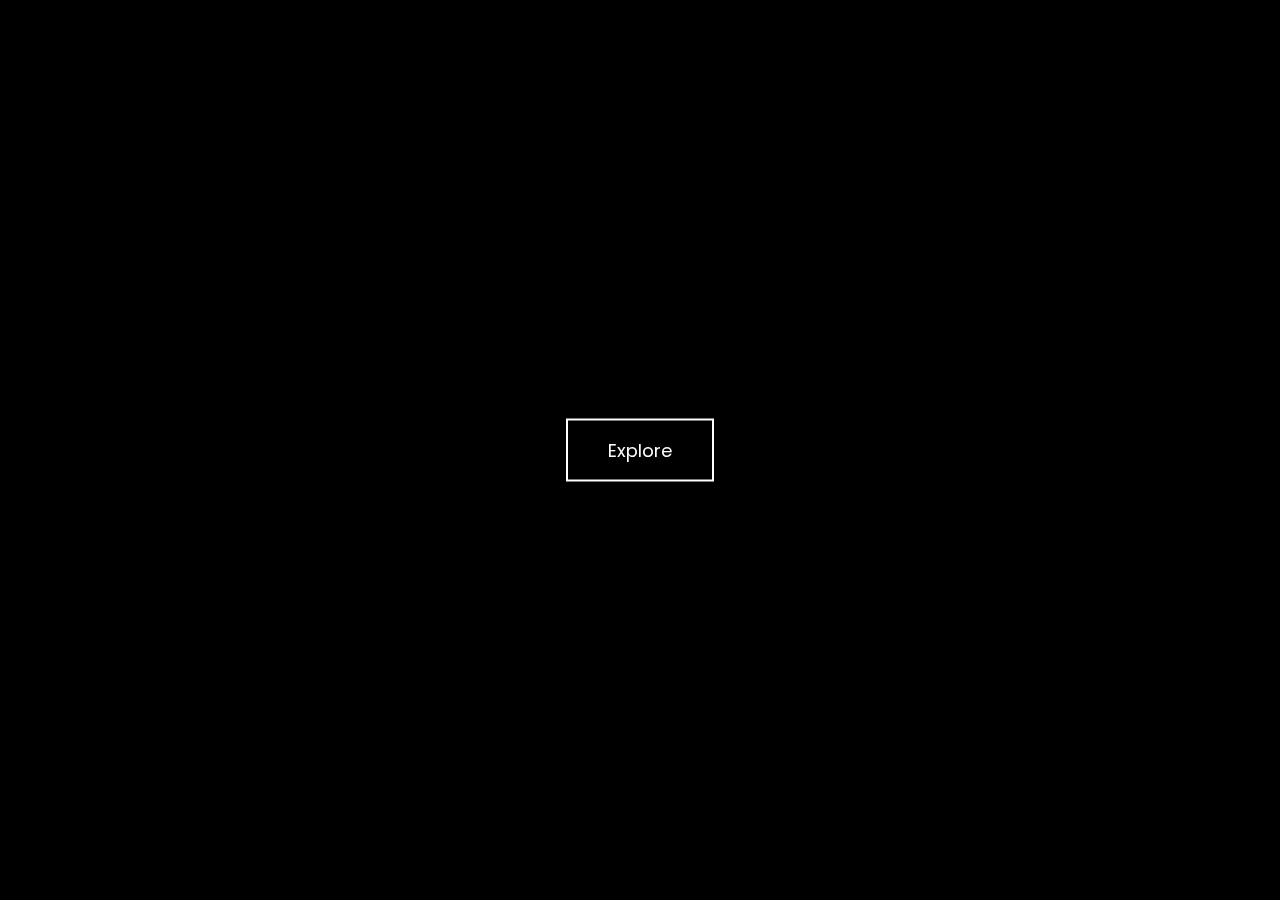
<file: index.html>
<!DOCTYPE html>
<html lang="en">
<head>
  <meta charset="UTF-8" />
  <meta name="viewport" content="width=device-width, initial-scale=1.0"/>
  <title>Rachit Singh Rana</title>
  <link rel="stylesheet" href="watching.css"/>
  <link rel="preconnect" href="https://fonts.googleapis.com"/>
  <link rel="preconnect" href="https://fonts.gstatic.com" crossorigin/>
  <link href="https://fonts.googleapis.com/css2?family=Cedarville+Cursive&family=Fascinate&family=Jersey+10&family=Poppins:wght@300;400;600&display=swap" rel="stylesheet"/>
  <link rel="icon" href="logo.png" type="image/png">

<script src="index.js"></script>
   


</head>
<body>


  <video id="intro-video" playsinline unmuted>
    <source src="intro.mp4" type="video/mp4"/>
    Your browser does not support the video tag.
  </video>


  <button id="explore-btn">Explore</button>


  <div id="main-content">
    <h1>Who's watching?</h1>
    
    <div class="box">
      <div class="imgbox">
        <a href="recruiter.html". onclick="setMode('recruiter')"><img src="recruiter.png" alt="recruiter" /></a>
        <div>Recruiter</div>
      </div>
      <div class="imgbox">
        <a href="developer.html". onclick="setMode('developer')"><img src="developer.png" alt="developer" /></a>
        <div>Developer</div>
      </div>
      <div class="imgbox">
        <a href="stalker.html". onclick="setMode('stalker')"><img src="stalker.png" alt="stalker" /></a>
        <div>Stalker</div>
      </div>
      <div class="imgbox">
        <a href="designer.html" onclick="setMode('designer')"><img src="designer.png" alt="designer" /></a>
        <div>Designer</div>
      </div>
    </div>
  </div>

  <script>
    const video = document.getElementById("intro-video");
    const button = document.getElementById("explore-btn");
    const content = document.getElementById("main-content");

    button.addEventListener("click", async () => {
      button.style.display = "none";
      video.classList.add("fade-in");
      video.style.pointerEvents = "auto";
      video.play();


      setTimeout(() => {
        video.style.opacity = 1;
      }, 1000);
    });

    video.addEventListener("ended", () => {
      video.classList.remove("fade-in");
      video.classList.add("fade-out");

      // After fade-out, remove video and show main content
      setTimeout(() => {
        video.style.display = "none";
        content.style.display = "block";
        content.classList.add("fade-in");
        content.style.opacity = 1;
      }, 1000); // matches animation duration
    });
  </script>

</body>
</html>
</file>
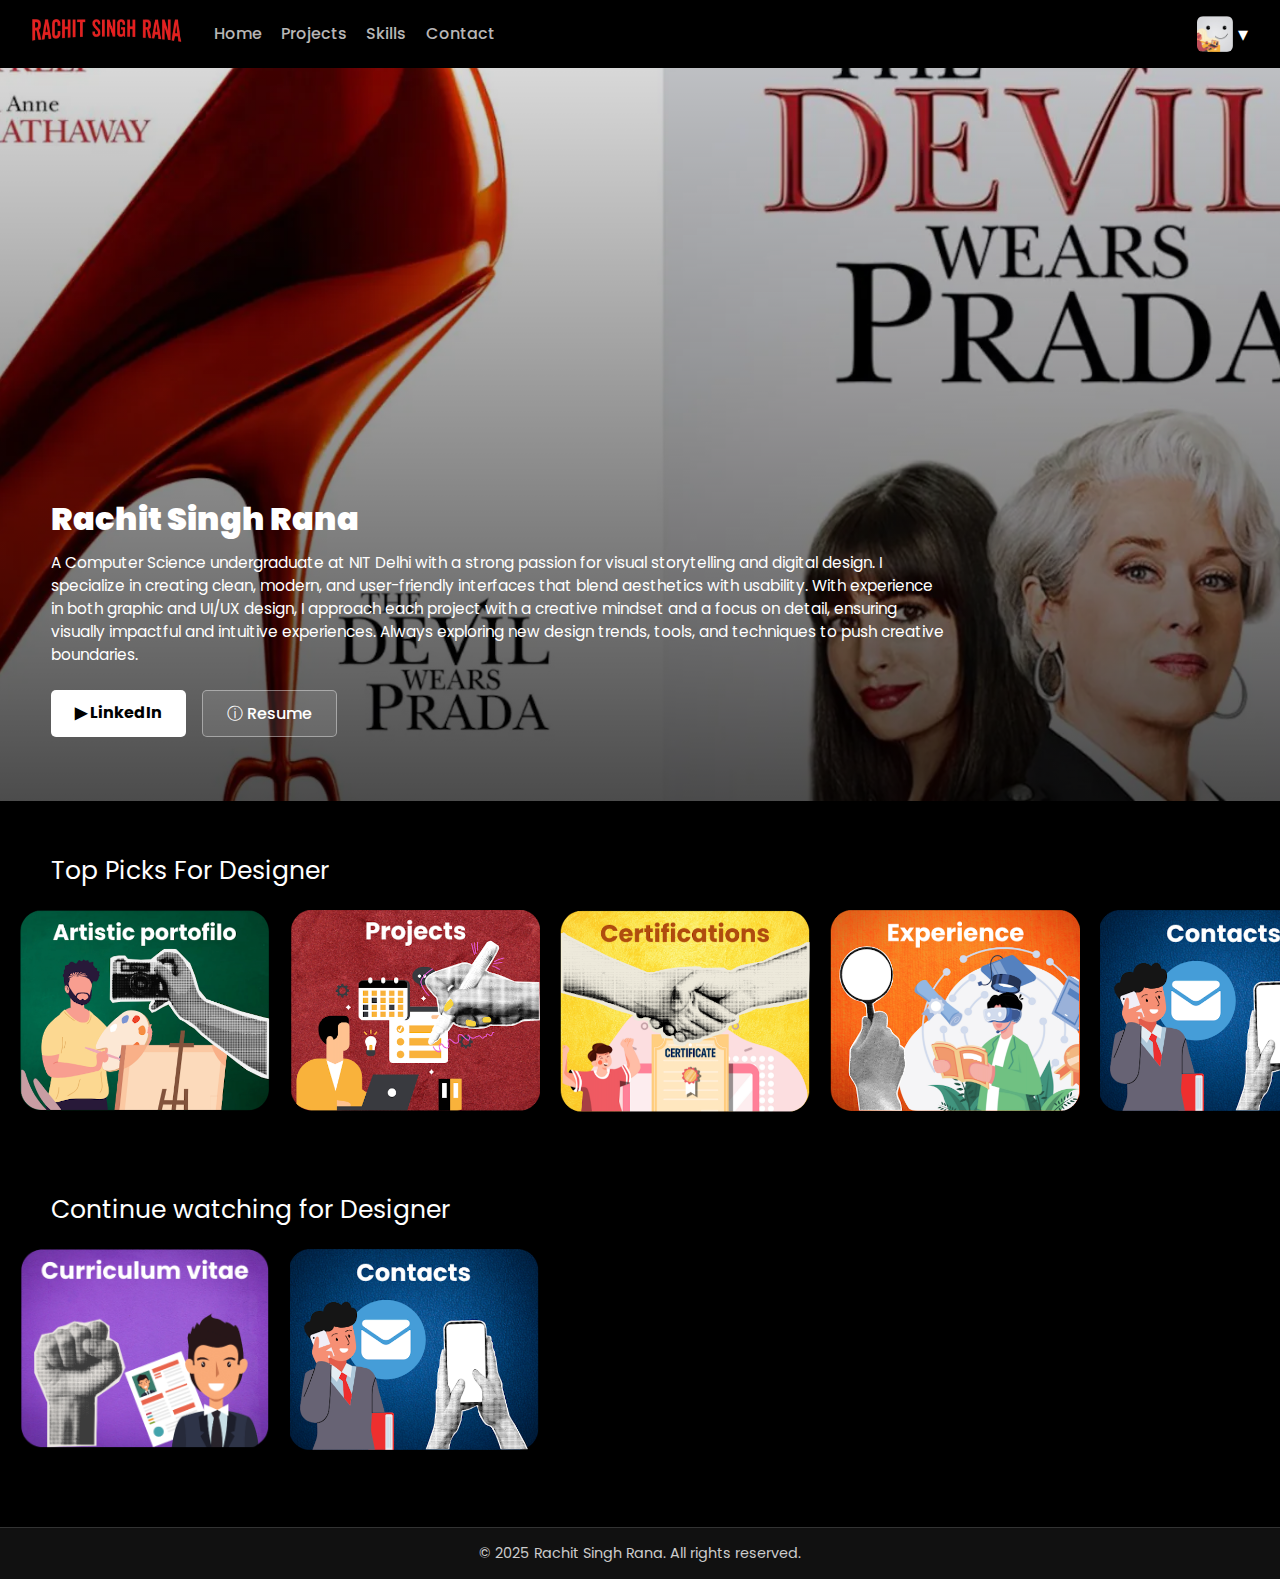
<file: designer.html>
<!DOCTYPE html>
<html lang="en">
<head>
  <meta charset="UTF-8" />
  <meta name="viewport" content="width=device-width, initial-scale=1.0" />
  <title>Rachit Singh Rana</title>
  <link rel="preconnect" href="https://fonts.googleapis.com"/>
  <link rel="preconnect" href="https://fonts.gstatic.com" crossorigin/>
  <link href="https://fonts.googleapis.com/css2?family=Cedarville+Cursive&family=Fascinate&family=Jersey+10&family=Poppins:wght@300;400;600&display=swap" rel="stylesheet"/>
  <link rel="stylesheet" href="style4.css" />
    <link rel="icon" href="logo.png" type="image/png">

  <script src="index.js"></script>
</head>
<body>
  <div class="main"  id="main-content">
    <header class="nav">
      <div class="left-group">
        <div class="logo">
          <a href="watching.html"><img src="logo.png" alt="Logo"></a>
        </div>
        <nav>
          <a href="designer.html">Home</a>
          <a href="projects.html">Projects</a>
          <a href="skill.html">Skills</a>
          <a href="contact.html">Contact</a>
        </nav>
      </div>

      <div class="profile-dropdown">
        <button class="profile-button">
          <img src="designer.png" alt="Profile" class="profile-pic">
          <span class="arrow">&#9662;</span>
        </button>
        <div class="dropdown-content">
          <a href="stalker.html"><img src="stalker.png" alt="Profile" class="profile-pic">Stalker</a>
          <a href="developer.html"><img src="developer.png" alt="Profile" class="profile-pic">Developer</a>
          <a href="recruiter.html"><img src="recruiter.png" alt="Profile" class="profile-pic">Recruiter</a>
        </div>
      </div>
    </header>

    <div class="main-content">
      <div class="about">
        <b>Rachit Singh Rana</b>
        <div class="info">
           A Computer Science undergraduate at NIT Delhi with a strong passion for visual storytelling and digital design. I specialize in creating clean, modern, and user-friendly interfaces that blend aesthetics with usability. With experience in both graphic and UI/UX design, I approach each project with a creative mindset and a focus on detail, ensuring visually impactful and intuitive experiences. Always exploring new design trends, tools, and techniques to push creative boundaries.
        </div>
      </div>

      <div class="main-buttons">
        <a href="https://www.linkedin.com/in/rachitsrana" class="btn btn-white" target="_blank"><b> ▶ LinkedIn</b></a>
        <a href="cvitae.pdf" class="btn btn-transparent" target="_blank">ⓘ Resume</a>
      </div>
    </div>
  </div>

  <div class="box">
    Top Picks For Designer
  </div>

  <div class="tiles-wrapper">
     <div class="container">  <a href="portfolio.pdf"><img src="artistic.png" alt="artistic portfolio"></a></div>
    <div class="container">  <a href="projects.html"><img src="projects.png" alt="projects"></a> </div>
    <div class="container">  <a href=""><img src="certifications.png" alt="certifications"></a></div>
    <div class="container">   <a href="experience.html"><img src="experience.png" alt="experience"></a></div>
    <div class="container">  <a href="contact.html"><img src="contacts.png" alt="contacts"></a></div>
  </div>


   <div class="box">
   Continue watching for Designer
  </div>
 <div class="tiles-wrapper">

   
    <div class="container">  <a href="cvitae.pdf"><img src="cv.png" alt="cv"></a></div>
    <div class="container">  <a href="contact.html"><img src="contacts.png" alt="contacts"></a></div>
  </div>

</body>
<footer class="footer">
  &copy; 2025 Rachit Singh Rana. All rights reserved.
</footer>

</html>
</file>
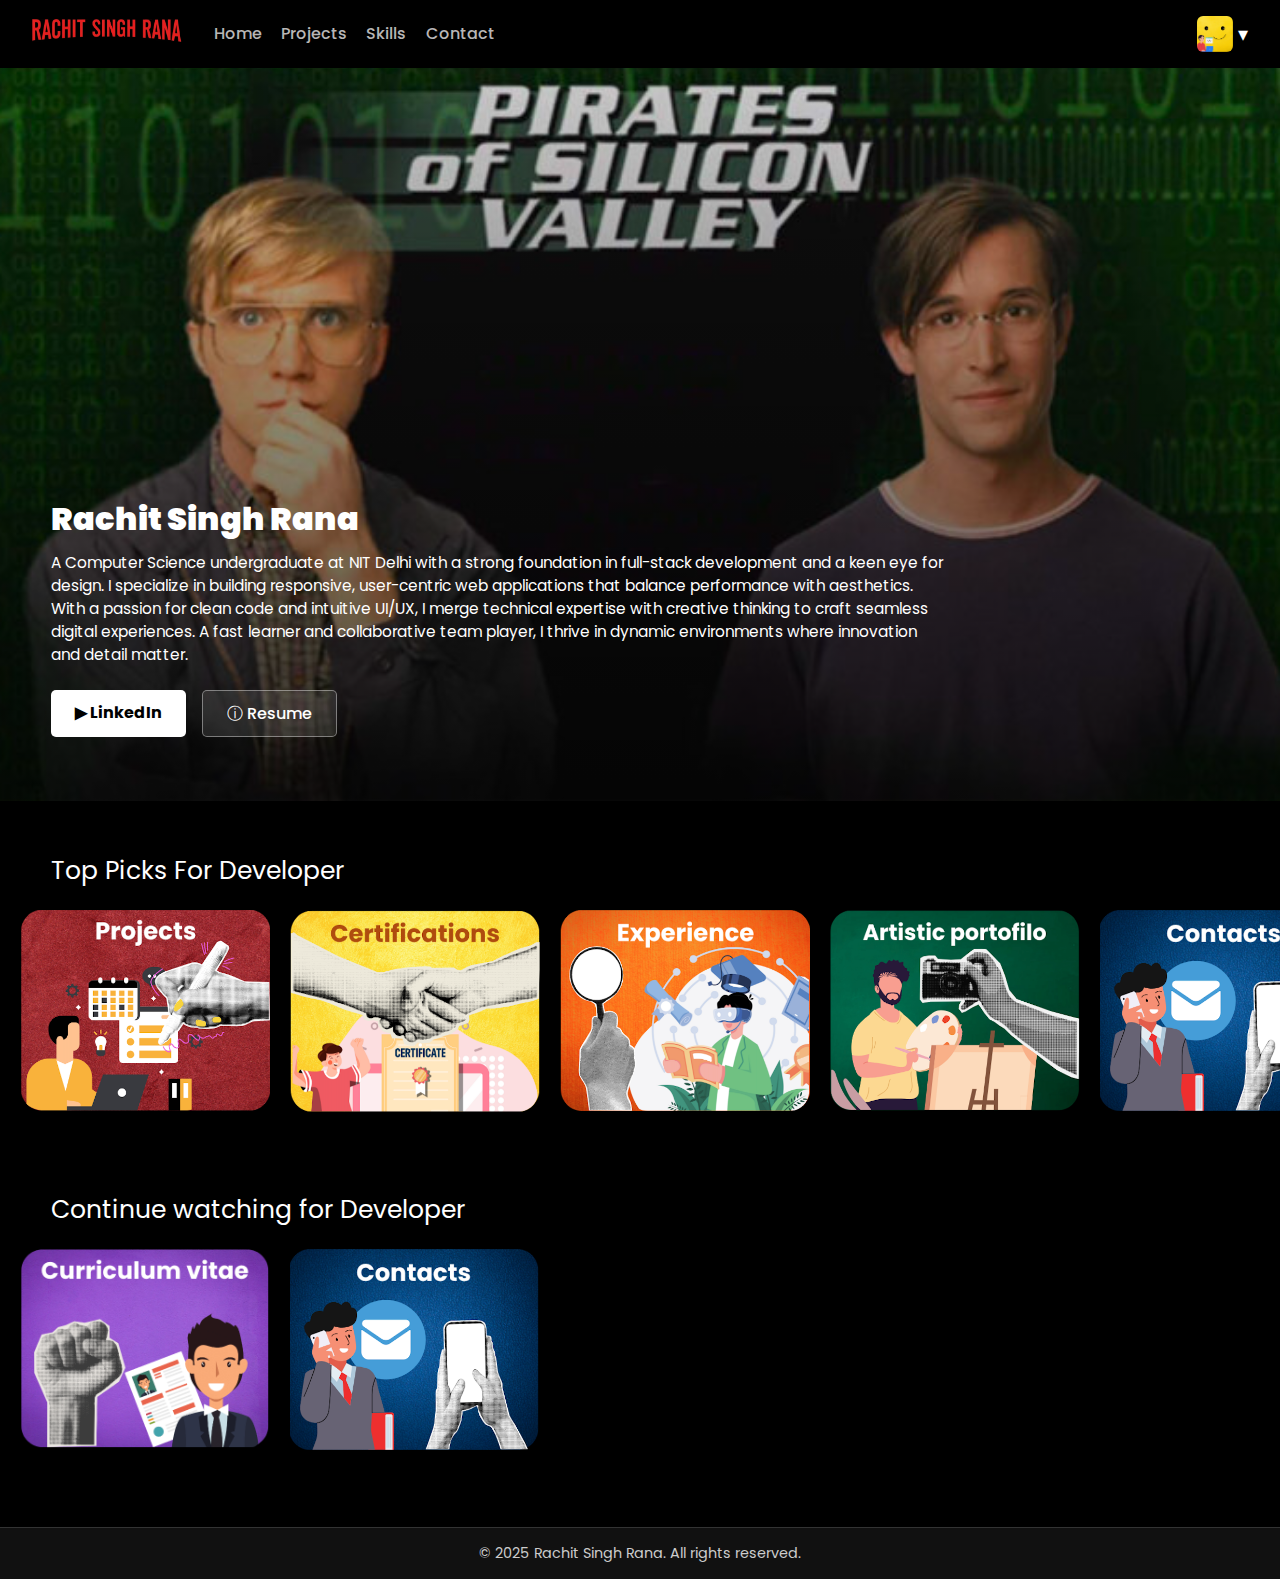
<file: developer.html>
<!DOCTYPE html>
<html lang="en">
<head>
  <meta charset="UTF-8" />
  <meta name="viewport" content="width=device-width, initial-scale=1.0" />
  <title>Rachit Singh Rana</title>
  <link rel="preconnect" href="https://fonts.googleapis.com"/>
  <link rel="preconnect" href="https://fonts.gstatic.com" crossorigin/>
  <link href="https://fonts.googleapis.com/css2?family=Cedarville+Cursive&family=Fascinate&family=Jersey+10&family=Poppins:wght@300;400;600&display=swap" rel="stylesheet"/>
  <link rel="stylesheet" href="style2.css" />
    <link rel="icon" href="logo.png" type="image/png">

  <script src="index.js"></script>
</head>
<body>
  <div class="main"  id="main-content">
    <header class="nav">
      <div class="left-group">
        <div class="logo">
          <a href="index.html"><img src="logo.png" alt="Logo"></a>
        </div>
        <nav>
          <a href="developer.html">Home</a>
          <a href="projects.html">Projects</a>
          <a href="skill.html">Skills</a>
          <a href="contact.html">Contact</a>
        </nav>
      </div>

      <div class="profile-dropdown">
        <button class="profile-button">
          <img src="developer.png" alt="Profile" class="profile-pic">
          <span class="arrow">&#9662;</span>
        </button>
        <div class="dropdown-content">
          <a href="designer.html"><img src="designer.png" alt="Profile" class="profile-pic">Designer</a>
          <a href="stalker.html"><img src="stalker.png" alt="Profile" class="profile-pic">Stalker</a>
          <a href="recruiter.html"><img src="recruiter.png" alt="Profile" class="profile-pic">Recruiter</a>
        </div>
      </div>
    </header>

    <div class="main-content">
      <div class="about">
        <b>Rachit Singh Rana</b>
        <div class="info">
           A Computer Science undergraduate at NIT Delhi with a strong foundation in full-stack development and a keen eye for design. I specialize in building responsive, user-centric web applications that balance performance with aesthetics. With a passion for clean code and intuitive UI/UX, I merge technical expertise with creative thinking to craft seamless digital experiences. A fast learner and collaborative team player, I thrive in dynamic environments where innovation and detail matter.
        </div>
      </div>

      <div class="main-buttons">
        <a href="https://www.linkedin.com/in/rachitsrana" class="btn btn-white" target="_blank"><b> ▶ LinkedIn</b></a>
        <a href="cvitae.pdf" class="btn btn-transparent" target="_blank">ⓘ Resume</a>
      </div>
    </div>
  </div>

  <div class="box">
    Top Picks For Developer
  </div>

  <div class="tiles-wrapper">

    <div class="container">  <a href="projects.html"><img src="projects.png" alt="projects"></a> </div>
    <div class="container">  <a href=""><img src="certifications.png" alt="certifications"></a></div>
    <div class="container">   <a href="experience.html"><img src="experience.png" alt="experience"></a></div>
    <div class="container">  <a href="portfolio.pdf"><img src="artistic.png" alt="artistic portfolio"></a></div>
    <div class="container">  <a href="contact.html"><img src="contacts.png" alt="contacts"></a></div>
  </div>


   <div class="box">
   Continue watching for Developer
  </div>
 <div class="tiles-wrapper">

   
    <div class="container">  <a href="cvitae.pdf"><img src="cv.png" alt="cv"></a></div>
    <div class="container">  <a href="contact.html"><img src="contacts.png" alt="contacts"></a></div>
  </div>

</body>
<footer class="footer">
  &copy; 2025 Rachit Singh Rana. All rights reserved.
</footer>

</html>
</file>
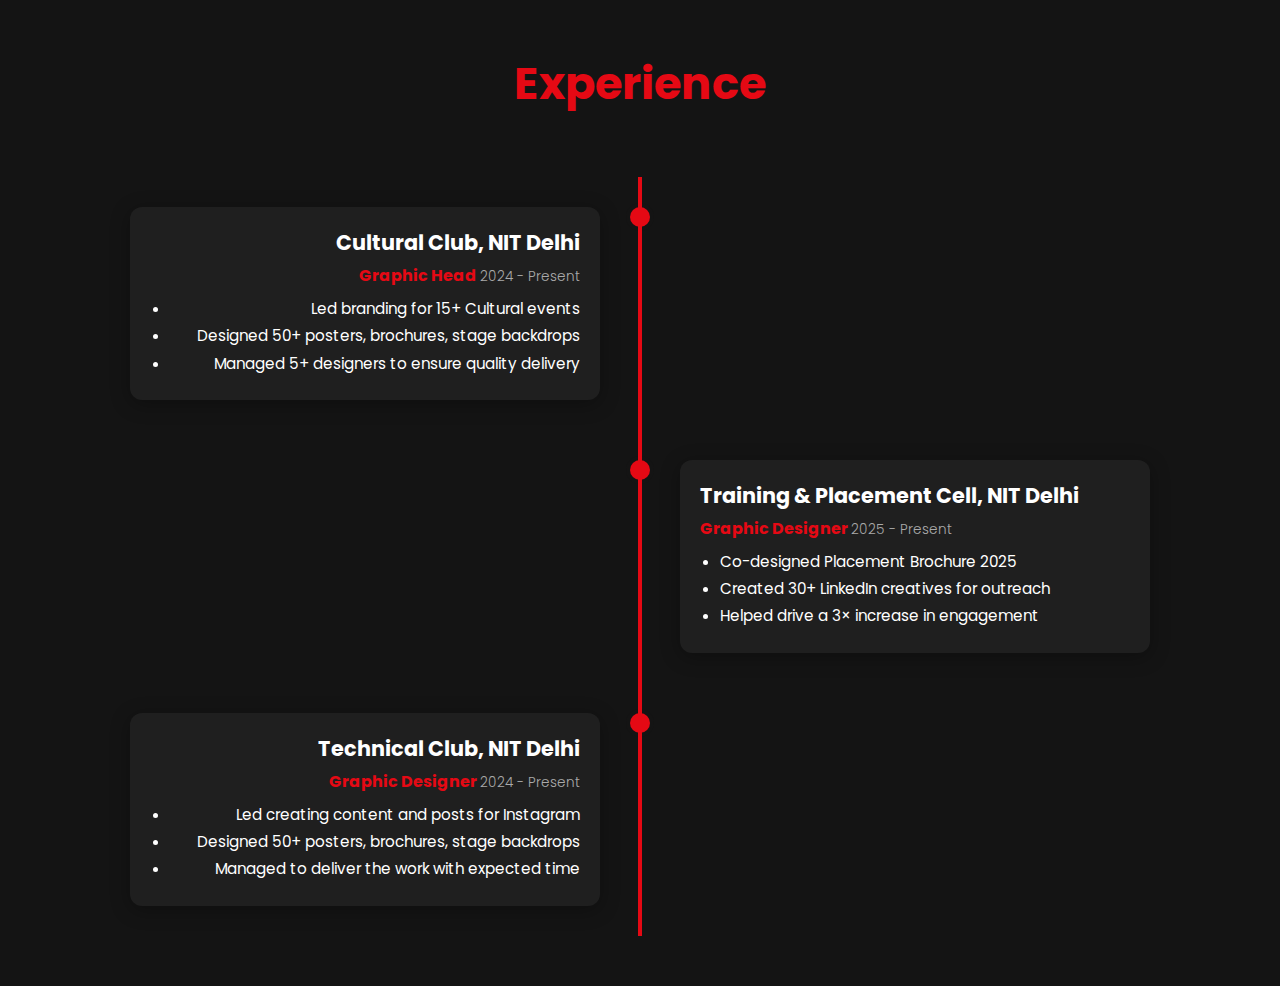
<file: experience.html>
<!DOCTYPE html>
<html lang="en">
<head>
  <meta charset="UTF-8" />
  <meta name="viewport" content="width=device-width, initial-scale=1.0"/>
  <title>Rachit Singh Rana</title>
  <link rel="stylesheet" href="experience.css" />
  <link href="https://fonts.googleapis.com/css2?family=Poppins:wght@300;400;600&display=swap" rel="stylesheet" />
    <link rel="icon" href="logo.png" type="image/png">
</head>
<body>
  <div class="timeline-container">
    <h1 class="timeline-title">Experience</h1>

    <div class="timeline">

      <!-- Entry 1 -->
      <div class="timeline-entry left hidden">
        <div class="content-box">
          <h2>Cultural Club, NIT Delhi</h2>
          <h3>Graphic Head <span>2024 - Present</span></h3>
          <ul>
            <li>Led branding for 15+ Cultural events</li>
            <li>Designed 50+ posters, brochures, stage backdrops</li>
            <li>Managed 5+ designers to ensure quality delivery</li>
          </ul>
        </div>
      </div>

      <!-- Entry 2 -->
      <div class="timeline-entry right hidden">
        <div class="content-box">
          <h2>Training & Placement Cell, NIT Delhi</h2>
          <h3>Graphic Designer <span>2025 - Present</span></h3>
          <ul>
            <li>Co-designed Placement Brochure 2025</li>
            <li>Created 30+ LinkedIn creatives for outreach</li>
            <li>Helped drive a 3× increase in engagement</li>
          </ul>
        </div>
      </div>



      <div class="timeline-entry left hidden">
        <div class="content-box">
          <h2>Technical Club, NIT Delhi</h2>
          <h3>Graphic Designer <span>2024 - Present</span></h3>
          <ul>
            <li>Led creating content and posts for Instagram</li>
            <li>Designed 50+ posters, brochures, stage backdrops</li>
            <li>Managed to deliver the work with expected time</li>
          </ul>
        </div>
      </div>


    </div>
  </div>

  <script>
    // Animation on scroll
    const observer = new IntersectionObserver((entries) => {
      entries.forEach((entry) => {
        if (entry.isIntersecting) {
          entry.target.classList.add('show');
        }
      });
    });

    document.querySelectorAll('.timeline-entry').forEach((el) => observer.observe(el));
  </script>
</body>
</html>
</file>
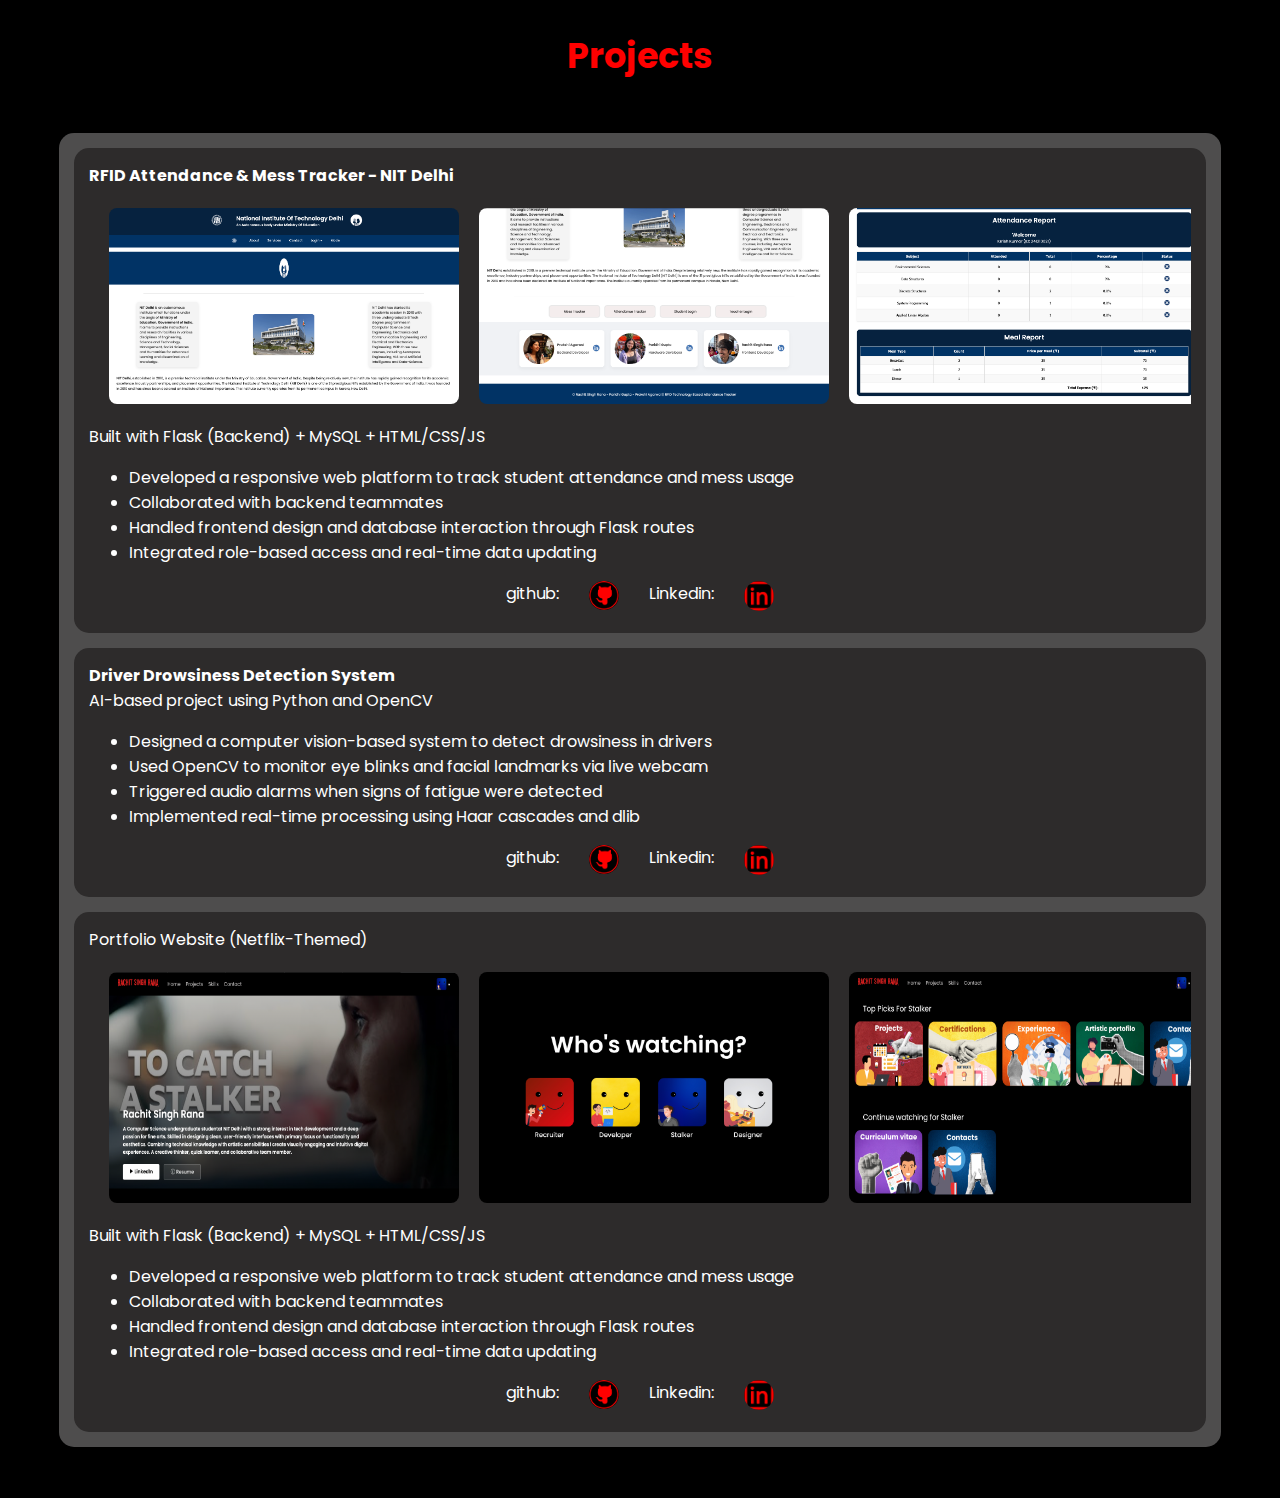
<file: projects.html>
<!DOCTYPE html>
<html lang="en">
<head>
    <meta charset="UTF-8">
    <meta name="viewport" content="width=device-width, initial-scale=1.0">
    <title>Rachit Singh Rana</title>
    <link rel="stylesheet" href="projects.css">
    <link href="https://fonts.googleapis.com/css2?family=Poppins:wght@300;400;600&display=swap" rel="stylesheet" />
      <link rel="icon" href="logo.png" type="image/png">
</head>
<body>

 <h2>Projects</h2>
<div class="containers">

    <div class="card">
       <b>RFID Attendance & Mess Tracker - NIT Delhi</b>

       <div class="gallery">
         <div class="container">  <img src="rfid1.png" alt="projects"></div>
    <div class="container">  <img src="rfid2.png" alt="certifications"></div>
    <div class="container">   <img src="rfid3.png" alt="experience"></div>
    <div class="container">  <img src="rfid4.png" alt="artistic portfolio"></div>
  

   
       </div>
       <div class="about">
    Built with Flask (Backend) + MySQL + HTML/CSS/JS

   <ul>
    <li>Developed a responsive web platform to track student attendance and mess usage</li>
    <li>Collaborated with backend teammates</li>
    <li>Handled frontend design and database interaction through Flask routes</li>
    <li>Integrated role-based access and real-time data updating</li>
   </ul>
   </div>
<div class="links">
     github:<a><img  src="git.png" alt=""></a>

   Linkedin: <a href=""><img src="linkedin.png" alt=""></a>
</div>
   
    </div>



    <div class="card">
       <b> Driver Drowsiness Detection System</b>

       
       <div class="about">
    AI-based project using Python and OpenCV

   <ul>
    <li>Designed a computer vision-based system to detect drowsiness in drivers</li>
    <li>Used OpenCV to monitor eye blinks and facial landmarks via live webcam</li>
    <li>Triggered audio alarms when signs of fatigue were detected</li>
    <li>Implemented real-time processing using Haar cascades and dlib</li>
   </ul>
   </div>
<div class="links">
     github:<a><img  src="git.png" alt=""></a>

   Linkedin: <a href=""><img src="linkedin.png" alt=""></a>
</div>
    </div>
    <div class="card">
        Portfolio Website (Netflix-Themed)


         <div class="gallery">
         <div class="container">  <img src="cv1.png" alt="projects"></div>
    <div class="container">  <img src="cv2.png" alt="certifications"></div>
    <div class="container">   <img src="cv3.png" alt="experience"></div>
   

   
       </div>
       <div class="about">
    Built with Flask (Backend) + MySQL + HTML/CSS/JS

   <ul>
    <li>Developed a responsive web platform to track student attendance and mess usage</li>
    <li>Collaborated with backend teammates</li>
    <li>Handled frontend design and database interaction through Flask routes</li>
    <li>Integrated role-based access and real-time data updating</li>
   </ul>
   </div>
<div class="links">
     github:<a><img  src="git.png" alt=""></a>

   Linkedin: <a href=""><img src="linkedin.png" alt=""></a>
</div>
   
    </div>

    </div>



    
</body>
</html>
</file>
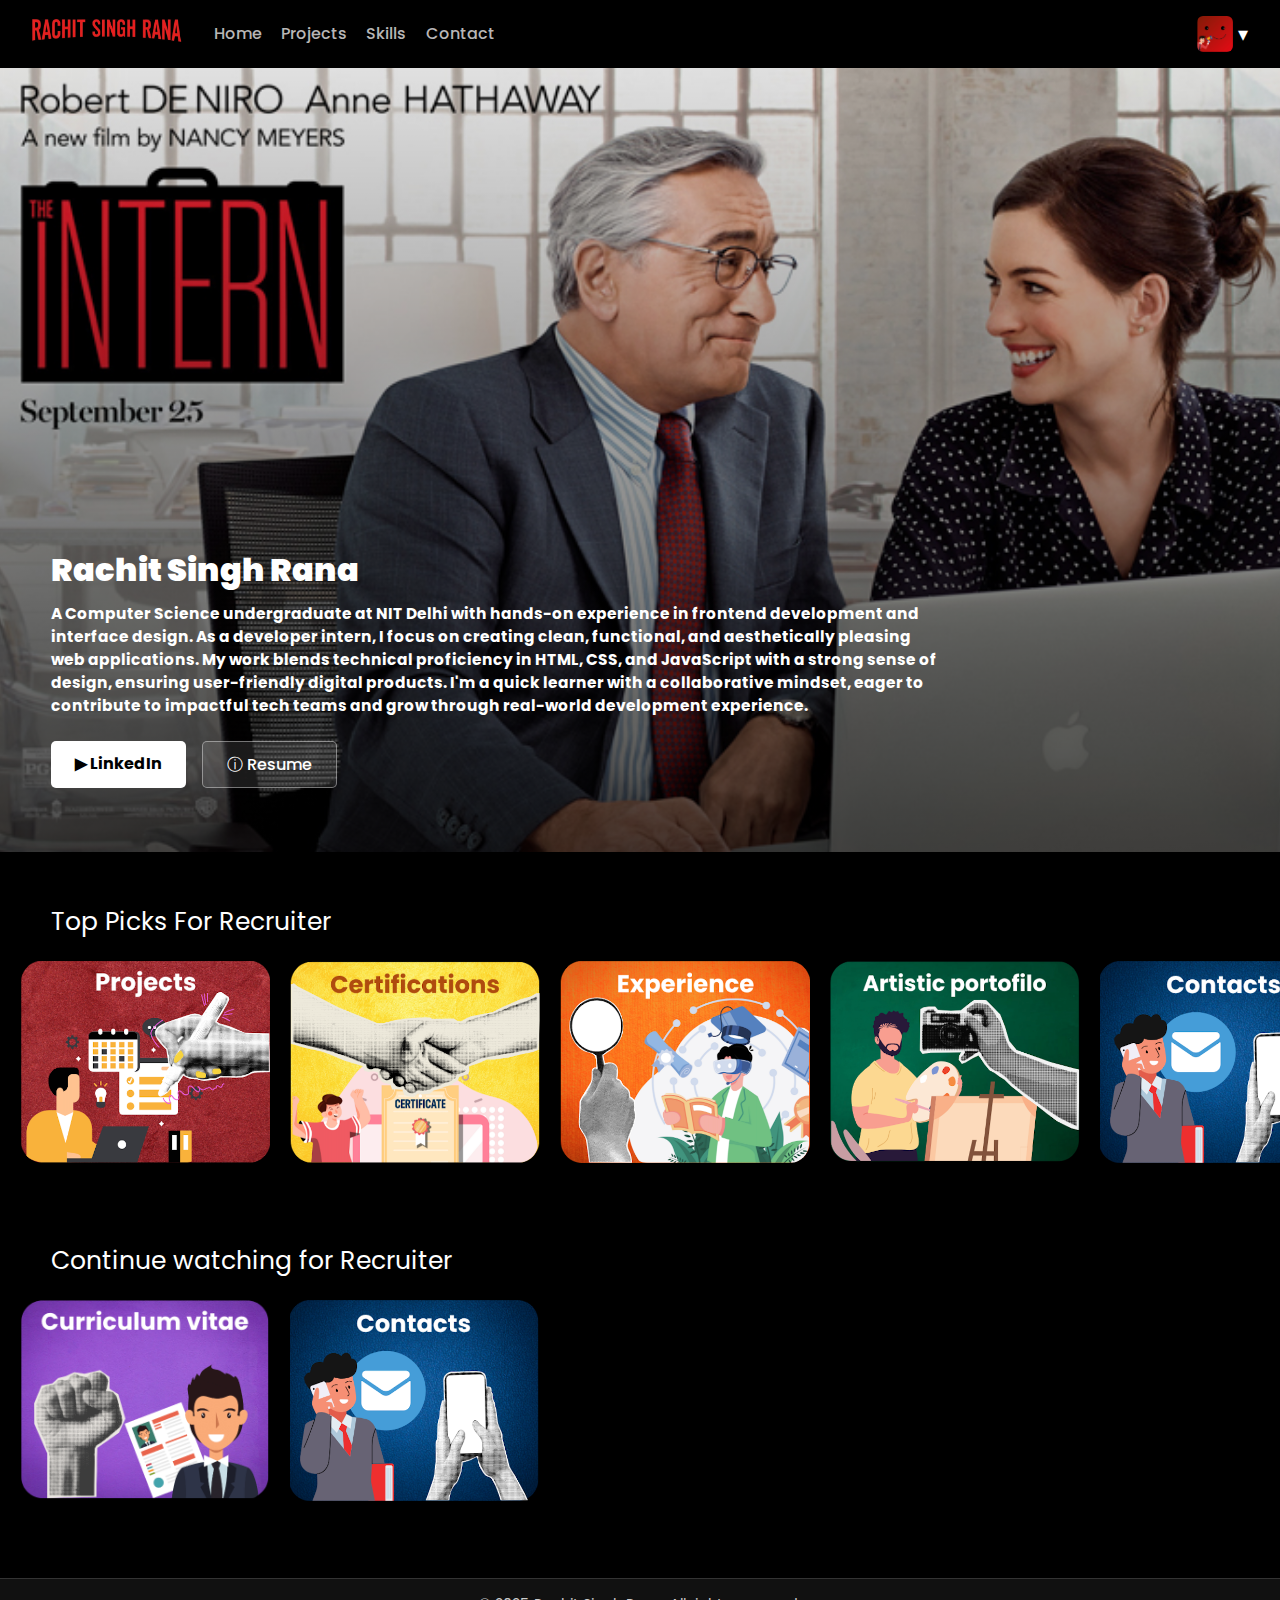
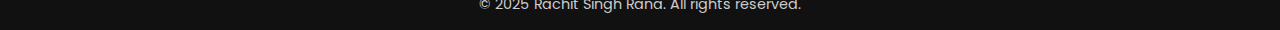
<file: recruiter.html>
<!DOCTYPE html>
<html lang="en">
<head>
  <meta charset="UTF-8" />
  <meta name="viewport" content="width=device-width, initial-scale=1.0" />
  <title>Rachit Singh Rana</title>
  <link rel="preconnect" href="https://fonts.googleapis.com"/>
  <link rel="preconnect" href="https://fonts.gstatic.com" crossorigin/>
  <link href="https://fonts.googleapis.com/css2?family=Cedarville+Cursive&family=Fascinate&family=Jersey+10&family=Poppins:wght@300;400;600&display=swap" rel="stylesheet"/>
  <link rel="stylesheet" href="style3.css" />
    <link rel="icon" href="logo.png" type="image/png">

  <script src="index.js"></script>
</head>
<body>
  <div class="main"  id="main-content">
    <header class="nav">
      <div class="left-group">
        <div class="logo">
          <a href="index.html"><img src="logo.png" alt="Logo"></a>
        </div>
        <nav>
          <a href="recruiter.html">Home</a>
          <a href="projects.html">Projects</a>
          <a href="skill.html">Skills</a>
          <a href="contact.html">Contact</a>
        </nav>
      </div>

      <div class="profile-dropdown">
        <button class="profile-button">
          <img src="recruiter.png" alt="Profile" class="profile-pic">
          <span class="arrow">&#9662;</span>
        </button>
        <div class="dropdown-content">
          <a href="designer.html"><img src="designer.png" alt="Profile" class="profile-pic">Designer</a>
          <a href="developer.html"><img src="developer.png" alt="Profile" class="profile-pic">Developer</a>
          <a href="stalker.html"><img src="stalker.png" alt="Profile" class="profile-pic">Stalker</a>
        </div>
      </div>
    </header>

    <div class="main-content">
      <div class="about">
        <b>Rachit Singh Rana</b>
        <div class="info">
           A Computer Science undergraduate at NIT Delhi with hands-on experience in frontend development and interface design. As a developer intern, I focus on creating clean, functional, and aesthetically pleasing web applications. My work blends technical proficiency in HTML, CSS, and JavaScript with a strong sense of design, ensuring user-friendly digital products. I'm a quick learner with a collaborative mindset, eager to contribute to impactful tech teams and grow through real-world development experience.
        </div>
      </div>

      <div class="main-buttons">
        <a href="https://www.linkedin.com/in/rachitsrana" class="btn btn-white" target="_blank"><b> ▶ LinkedIn</b></a>
        <a href="cvitae.pdf" class="btn btn-transparent" target="_blank">ⓘ Resume</a>
      </div>
    </div>
  </div>

  <div class="box">
    Top Picks For Recruiter
  </div>

  <div class="tiles-wrapper">

    <div class="container">  <a href="projects.html"><img src="projects.png" alt="projects"></a> </div>
    <div class="container">  <a href=""><img src="certifications.png" alt="certifications"></a></div>
    <div class="container">   <a href="experience.html"><img src="experience.png" alt="experience"></a></div>
    <div class="container">  <a href="portfolio.pdf"><img src="artistic.png" alt="artistic portfolio"></a></div>
    <div class="container">  <a href="contact.html"><img src="contacts.png" alt="contacts"></a></div>
  </div>


   <div class="box">
   Continue watching for Recruiter
  </div>
 <div class="tiles-wrapper">

   
    <div class="container">  <a href="cvitae.pdf"><img src="cv.png" alt="cv"></a></div>
    <div class="container">  <a href="contact.html"><img src="contacts.png" alt="contacts"></a></div>
  </div>

</body>

<footer class="footer">
  &copy; 2025 Rachit Singh Rana. All rights reserved.
</footer>

</html>
</file>
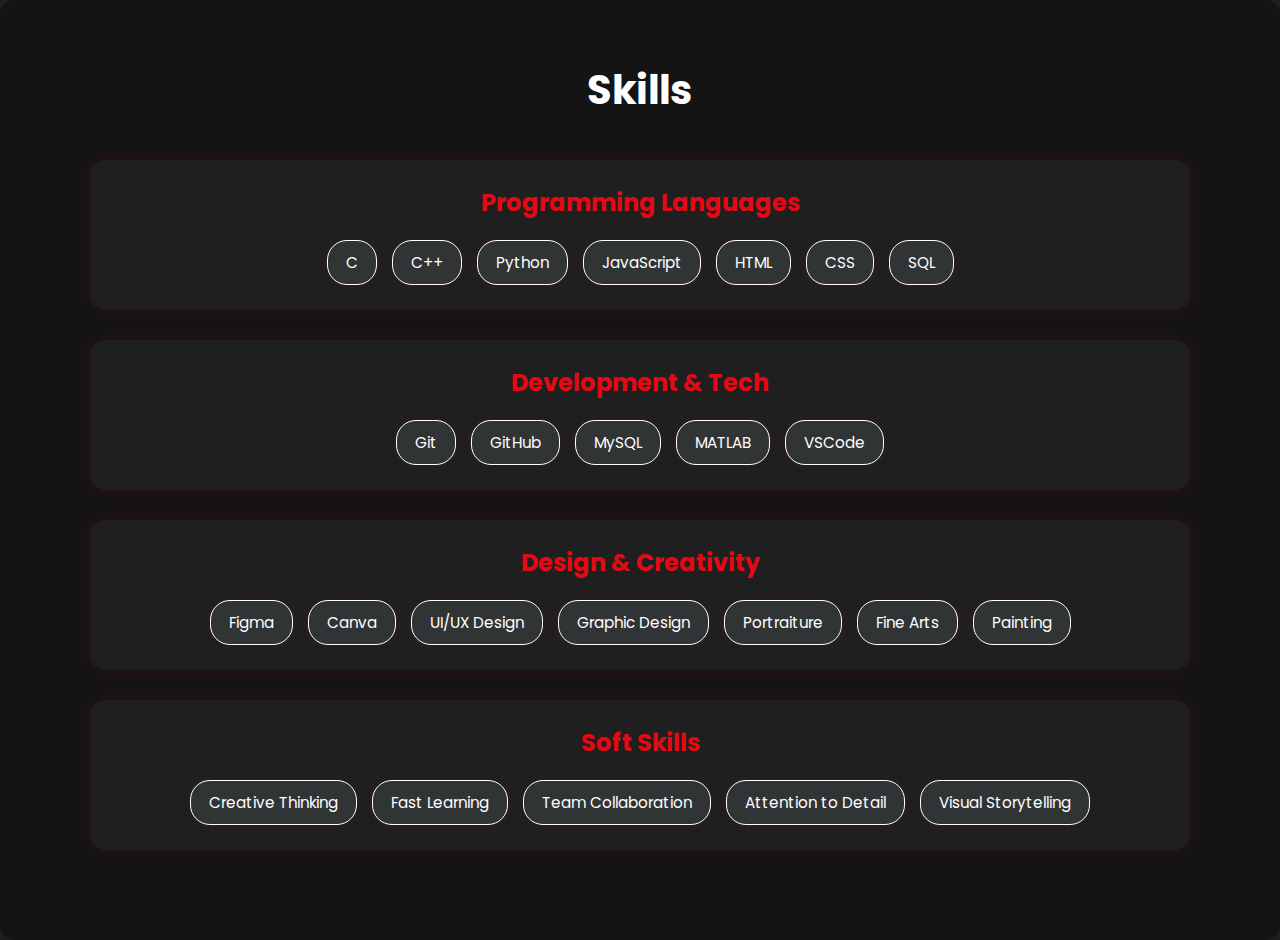
<file: skill.html>
<!DOCTYPE html>
<html lang="en">
<head>
    <meta charset="UTF-8">
    <meta name="viewport" content="width=device-width, initial-scale=1.0">
    <title>Rachit Singh Rana</title>
    <link rel="stylesheet" href="skill.css">
    <link href="https://fonts.googleapis.com/css2?family=Poppins:wght@300;400;600&display=swap" rel="stylesheet" />
      <link rel="icon" href="logo.png" type="image/png">
</head>
<body>
    <section class="skills-section">
  <h1 class="skills-title">Skills</h1>

  <div class="skills-category">
    <h2>Programming Languages</h2>
    <div class="skills-box-group">
      <span class="skill">C</span>
      <span class="skill">C++</span>
      <span class="skill">Python</span>
      <span class="skill">JavaScript</span>
      <span class="skill">HTML</span>
      <span class="skill">CSS</span>
      <span class="skill">SQL</span>
    </div>
  </div>

  <div class="skills-category">
    <h2>Development & Tech</h2>
    <div class="skills-box-group">
      <span class="skill">Git</span>
      <span class="skill">GitHub</span>
      <span class="skill">MySQL</span>
      <span class="skill">MATLAB</span>
      <span class="skill">VSCode</span>
    </div>
  </div>

  <div class="skills-category">
    <h2>Design & Creativity</h2>
    <div class="skills-box-group">
      <span class="skill">Figma</span>
      <span class="skill">Canva</span>
      <span class="skill">UI/UX Design</span>
      <span class="skill">Graphic Design</span>
      <span class="skill">Portraiture</span>
      <span class="skill">Fine Arts</span>
      <span class="skill">Painting</span>
    </div>
  </div>

  <div class="skills-category">
    <h2>Soft Skills</h2>
    <div class="skills-box-group">
      <span class="skill">Creative Thinking</span>
      <span class="skill">Fast Learning</span>
      <span class="skill">Team Collaboration</span>
      <span class="skill">Attention to Detail</span>
      <span class="skill">Visual Storytelling</span>
    </div>
  </div>
</section>


    
</body>
</html>
</file>
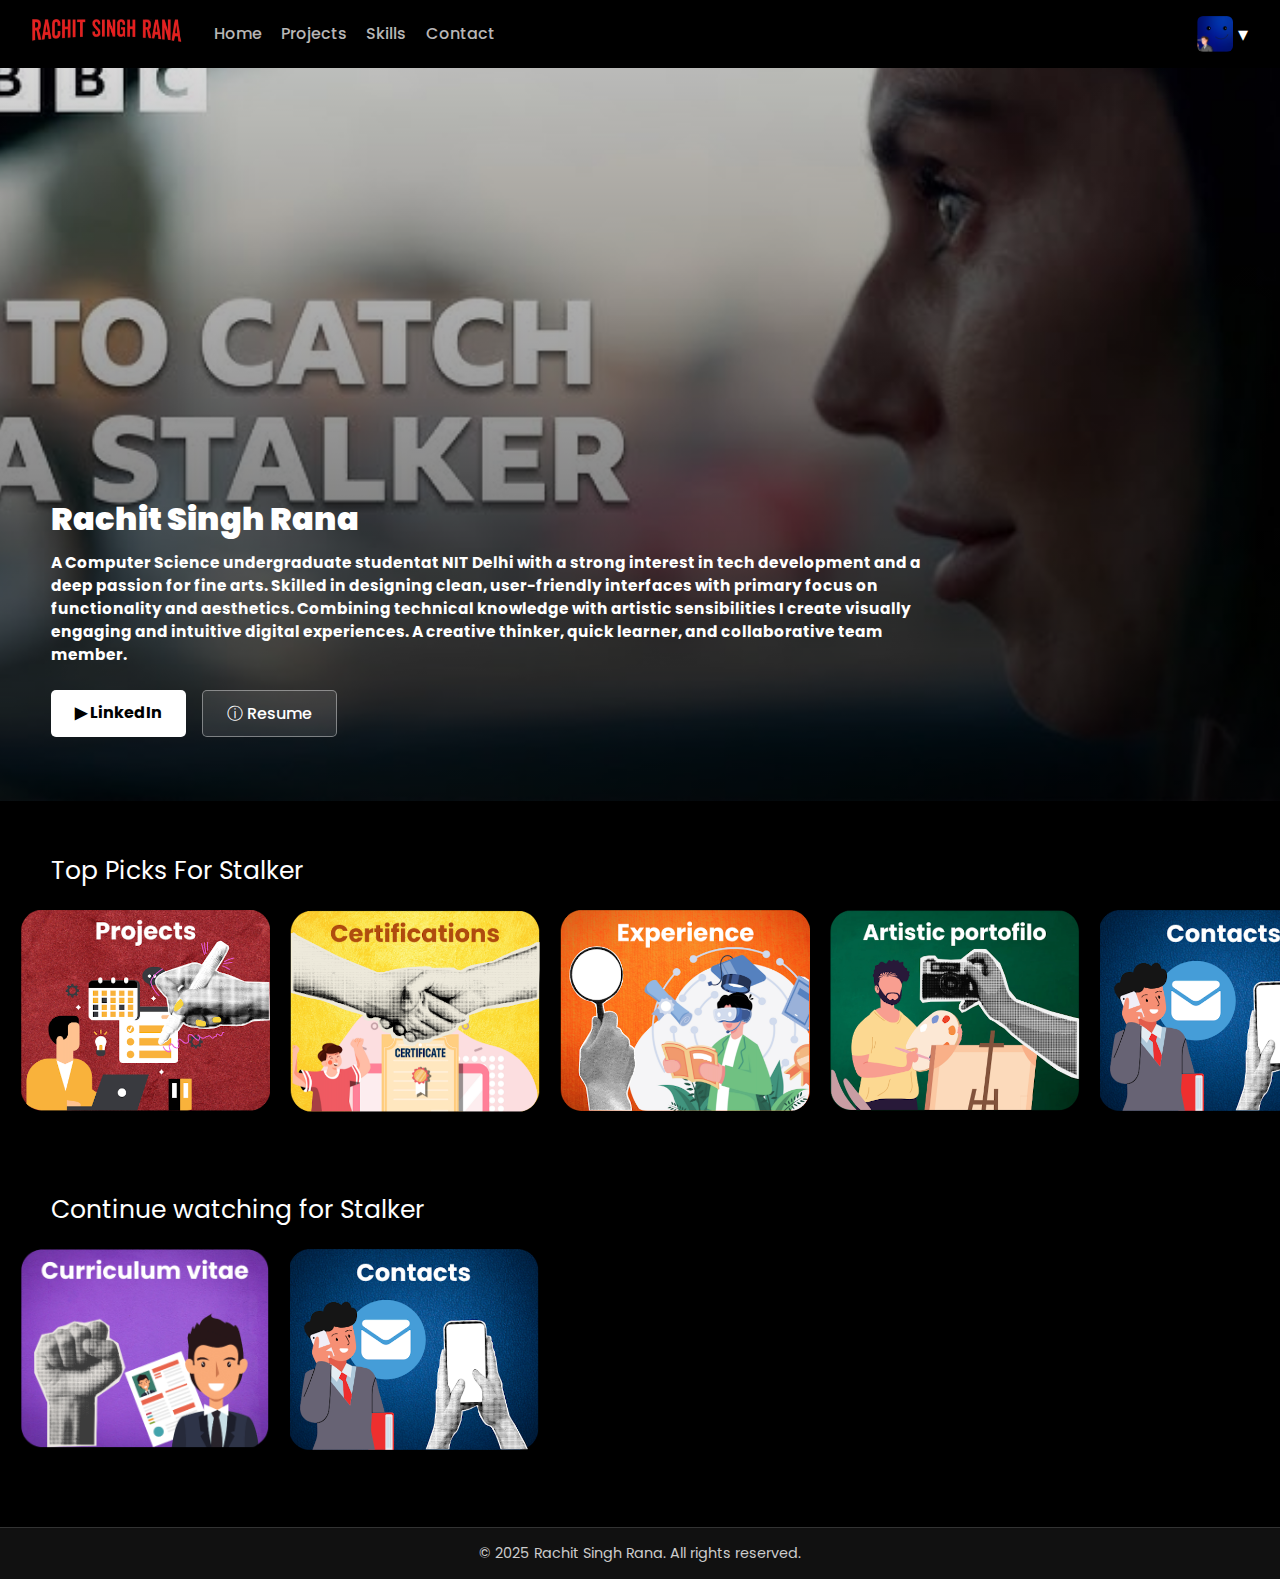
<file: stalker.html>
<!DOCTYPE html>
<html lang="en">
<head>
  <meta charset="UTF-8" />
  <meta name="viewport" content="width=device-width, initial-scale=1.0" />
  <title>Rachit Singh Rana</title>
  <link rel="preconnect" href="https://fonts.googleapis.com"/>
  <link rel="preconnect" href="https://fonts.gstatic.com" crossorigin/>
  <link href="https://fonts.googleapis.com/css2?family=Cedarville+Cursive&family=Fascinate&family=Jersey+10&family=Poppins:wght@300;400;600&display=swap" rel="stylesheet"/>
  <link rel="stylesheet" href="style1.css" />
  <link rel="icon" href="logo.png" type="image/png">
  <script src="index.js"></script>
</head>
<body>
  <div class="main"  id="main-content">
    <header class="nav">
      <div class="left-group">
        <div class="logo">
          <a href="index.html"><img src="logo.png" alt="Logo"></a>
        </div>
        <nav>
          <a href="stalker.html">Home</a>
          <a href="projects.html">Projects</a>
          <a href="skill.html">Skills</a>
          <a href="contact.html">Contact</a>
        </nav>
      </div>

      <div class="profile-dropdown">
        <button class="profile-button">
          <img src="stalker.png" alt="Profile" class="profile-pic">
          <span class="arrow">&#9662;</span>
        </button>
        <div class="dropdown-content">
          <a href="designer.html"><img src="designer.png" alt="Profile" class="profile-pic">Designer</a>
          <a href="developer.html"><img src="developer.png" alt="Profile" class="profile-pic">Developer</a>
          <a href="recruiter.html"><img src="recruiter.png" alt="Profile" class="profile-pic">Recruiter</a>
        </div>
      </div>
    </header>

    <div class="main-content">
      <div class="about">
        <b>Rachit Singh Rana</b>
        <div class="info">
           A Computer Science undergraduate studentat NIT Delhi with a strong interest in tech development and a deep passion for fine arts. Skilled in designing clean, user-friendly interfaces with primary focus on functionality and aesthetics. Combining technical knowledge with artistic sensibilities I create visually engaging and intuitive digital experiences. A creative thinker, quick learner, and collaborative team member.
        </div>
      </div>

      <div class="main-buttons">
        <a href="https://www.linkedin.com/in/rachitsrana" class="btn btn-white" target="_blank"><b> ▶ LinkedIn</b></a>
        <a href="cvitae.pdf" class="btn btn-transparent" target="_blank">ⓘ Resume</a>
      </div>
    </div>
  </div>

  <div class="box">
    Top Picks For Stalker
  </div>

  <div class="tiles-wrapper">

    <div class="container">  <a href="projects.html"><img src="projects.png" alt="projects"></a> </div>
    <div class="container">  <a href=""><img src="certifications.png" alt="certifications"></a></div>
    <div class="container">   <a href="experience.html"><img src="experience.png" alt="experience"></a></div>
    <div class="container">  <a href="portfolio.pdf"><img src="artistic.png" alt="artistic portfolio"></a></div>
    <div class="container">  <a href="contact.html"><img src="contacts.png" alt="contacts"></a></div>
  </div>


   <div class="box">
   Continue watching for Stalker
  </div>
 <div class="tiles-wrapper">

   
    <div class="container">  <a href="cvitae.pdf"><img src="cv.png" alt="cv"></a></div>
    <div class="container">  <a href="contact.html"><img src="contacts.png" alt="contacts"></a></div>
  </div>

  <footer class="footer">
  &copy; 2025 Rachit Singh Rana. All rights reserved.
</footer>

</body>
</html>
</file>
<file: watching.css>
* {
  background-color: black;
  font-family: Poppins, sans-serif;
  color: white;
}

body {
  margin-top: 25vh;
  text-align: center;
  font-size: 39px;
  align-items: center;
}


#explore-btn {
  position: fixed;
  top: 50%;
  left: 50%;
  transform: translate(-50%, -50%);
  padding: 16px 40px;
  font-size: 18px;
  background: transparent;
  color: white;
  border: 2px solid white;
  cursor: pointer;
  z-index: 20;
  transition: 0.3s ease;
}

#explore-btn:hover {
  background-color: white;
  color: black;
}


#main-content {
  opacity: 0;
  display: none;
  font-size: 35px;
  transition: opacity 1s ease;
}


.margin {
  margin-top: 20px;
}

.imgbox {
  display: flex;
  flex-direction: column;
  font-size: 20px;
  align-items: center;
  gap: 10px;
}


.box {
  display: grid;
  grid-template-columns: repeat(4, 1fr);
  gap: 50px;
  justify-content: center;
  align-items: center;
  padding: 20px;
}


.box img {
  width: 150px;
  height: 150px;
  border: 2px solid transparent;
  transition: transform 0.3s ease-in-out;
}

.box img:hover {
  transform: scale(1);
  border: 2px solid white;
  border-radius: 19px;
}


.fade-in {
  animation: fadeIn 0.5s ease forwards;
}

.fade-out {
  animation: fadeOut 0.5s ease forwards;
}

@keyframes fadeIn {
  from { opacity: 0; }
  to { opacity: 1; }
}

@keyframes fadeOut {
  from { opacity: 1; }
  to { opacity: 0; }
}

#intro-video {
  position: fixed;
  top: 0;
  left: 0;
  width: 100vw;
  height: 100vh;
  object-fit: cover;
  z-index: 10;
  opacity: 0;
  pointer-events: none;
}


@media (max-width: 768px) {
  .box {
    grid-template-columns: repeat(2, 1fr);
    gap: 40px;
  }

  .box img {
    width: 130px;
    height: 130px;
  }

  #main-content {
    font-size: 28px;
  }
}


@media (max-width: 480px) {
  .box {
    grid-template-columns: 1fr 1fr;
    gap: 30px;
    padding: 10px;
  }

  .box img {
    width: 100px;
    height: 100px;
  }

  .imgbox {
    font-size: 16px;
  }

  #main-content {
    font-size: 24px;
  }

  #explore-btn {
    font-size: 16px;
    padding: 12px 28px;
  }
}


#intro-video {
      position: fixed;
      top: 0;
      left: 0;
      width: 100vw;
      height: 100vh;
      object-fit: cover;
      z-index: 10;
      opacity: 0;
      pointer-events: none;
    }
</file>
<file: style4.css>
* {
  margin: 0;
  padding: 0;
  box-sizing: border-box;
}

body {
  font-family: Poppins, sans-serif;
  background: #000;
  color: #fff;
}


.main {
  background: url("design.jpg") no-repeat center center/cover;
  height: 89vh;
  position: relative;
  overflow: hidden;
}
.main .info{
  font-weight: lighter;
}

.main::after {
  content: "";
  position: absolute;
  inset: 0;
  background: linear-gradient(to bottom, rgba(0, 0, 0, 0.1) 0%, rgba(0, 0, 0, 0.7) 100%);
  z-index: 1;
  pointer-events: none;
}

/* Header Navigation */
header.nav {
  position: relative;
  top: 0;
  left: 0;
  width: 100%;
  padding: 1rem 2rem;
  display: flex;
  align-items: center;
  justify-content: space-between;
  background: rgba(0, 0, 0, 1);
  z-index: 10;
}

/* Left group */
.left-group {
  display: flex;
  align-items: center;
  gap: 2rem;
}

.logo img {
  width: 150px;
}

.nav nav {
  display: flex;
  gap: 1.2rem;
  align-items: center;
}

.nav a {
  color: rgb(184, 182, 182);
  text-decoration: none;
  font-weight: 500;
}

.nav a:hover {
  color: white;
}


.profile-dropdown {
  position: relative;
}

.profile-button {
  background: transparent;
  border: none;
  display: flex;
  align-items: center;
  cursor: pointer;
}

.profile-pic {
  width: 36px;
  height: 36px;
  border-radius: 6px;
  object-fit: cover;
  margin-right: 5px;
}

.arrow {
  font-size: 20px;
  color: white;
}

.dropdown-content {
  display: none;
  flex-direction: column;
  position: absolute;
  right: 0;
  top: 100%;
  font-size: 14px;
  background-color: #000;
  min-width: 160px;
  box-shadow: 0px 8px 16px rgba(0, 0, 0, 0.3);
  z-index: 100;
  border-radius: 5px;
  border: 0.5px solid rgb(102, 102, 102);
  margin-top: 5px;
}

.profile-dropdown:hover .dropdown-content {
  display: flex;
}

.dropdown-content a {
  color: white;
  padding: 10px;
  text-decoration: none;
  display: flex;
  align-items: center;
  gap: 10px;
}

.dropdown-content a:hover {
  background-color: #1a1a1a;
}

/* Main Content */
.main-content {
  position: absolute;
  top: 55vh;
  left: 4%;
  z-index: 2;
  max-width: 70vw;
  display: flex;
  flex-direction: column;
  gap: 1.5rem;
}

.about {
  font-size: 2.5vw;
  font-weight: bold;
}

.about b {
  display: block;
  margin-bottom: 0.5rem;
}

.info {
  font-size: 1.2vw;
  line-height: 1.5;
  max-width: 100%;
}

.main-buttons {
  display: flex;
  gap: 1rem;
  flex-wrap: wrap;
}

.btn {
  padding: 10px 24px;
  font-size: 1rem;
  border-radius: 5px;
  font-weight: 500;
  text-decoration: none;
  transition: background 0.3s ease;
}

.btn-white {
  background-color: white;
  color: black;
  border: none;
}

.btn-white:hover {
  background-color: #e0e0e0;
}

.btn-transparent {
  background-color: rgba(255, 255, 255, 0.1);
  color: white;
  border: 1px solid rgba(255, 255, 255, 0.4);
}

.btn-transparent:hover {
  background-color: rgba(255, 255, 255, 0.2);
}

.box {
  margin-top: 4%;
  margin-left: 4%;
  font-size: 25px;
}


.tiles-wrapper {
  display: flex;
  flex-wrap: nowrap;
  overflow-x: auto;
  gap: 20px;
  padding: 20px;
  scrollbar-width: thin;
  scrollbar-color: #aaa transparent;
  max-width: 100%;
  box-sizing: border-box;
}

.tiles-wrapper::-webkit-scrollbar {
  height: 8px;
}

.tiles-wrapper::-webkit-scrollbar-thumb {
  background: #999;
  border-radius: 4px;
}

.container {
  flex: 0 0 auto;
  width: 250px;
  display: flex;
  justify-content: center;
}

.container img {
  width: 100%;
  height: auto;
  border-radius: 8px;
  transition: transform 0.3s ease, box-shadow 0.3s ease;
}

.container img:hover {
  transform: scale(1.2);
  box-shadow: 0 10px 20px rgba(0, 0, 0, 1);
  border: solid 1px rgb(255, 255, 255);
  border-radius: 25px;
}

.footer {
  text-align: center;
  padding: 15px 0;
  background-color: #111;
  color: #ccc;
  font-size: 0.9rem;
  font-family: 'Poppins', sans-serif;
  border-top: 1px solid #333;
  margin-top: 50px;
}


@media (max-width: 1024px) {
  .main-content {
    top: 35vh;
    left: 5%;
    max-width: 90%;
  }

  .about {
    font-size: 4.5vw;
  }

  .info {
    font-size: 1.8vw;
  }

  .nav nav {
    gap: 1rem;
  }

  .container {
    width: 180px;
  }
}

@media (max-width: 650px) {
  .main-content {
    top: 5%;
    left: 5%;
    max-width: 90%;
  }

  .about {
    font-size: 6vw;
  }

  .info {
    font-size: 2vw;
  }

  .main-buttons {
    flex-direction: column;
    align-items: flex-start;
  }

  .container {
    width: 140px;
  }
}

@media (max-width: 500px) {
  header.nav {
    flex-direction: column;
    align-items: flex-start;
    gap: 10px;
    padding: 1rem;
  }

  .nav nav {
    flex-direction: column;
    width: 100%;
    align-items: flex-start;
  }

  .main {
    height: 70vh;
  }

  .about {
    font-size: 7vw;
    margin-top: 100px;
  }

  .info {
    font-size: 12px;
  }

  .profile-button {
    padding: 0;
  }

  .dropdown-content {
    min-width: 120px;
    padding: 5px;
    gap: 5px;
    font-size: 13px;
  }



}


@media (max-width: 500px) {
  header.nav {
    flex-direction: row;
    justify-content: space-between;
    align-items: center;
    padding: 0.4rem 0.8rem;
    height: auto;
    flex-wrap: nowrap;
  }

  .left-group {
    display: flex;
    flex-direction: row;
    align-items: center;
    gap: 0.6rem;
  }

  .nav nav {
    display: flex;
    flex-direction: row;
    align-items: center;
    justify-content: flex-end;
    flex: 1;
    gap: 0.6rem;
    padding: 0;
    background: none;
    border: none;
  }

  .nav a {
    font-size: 0.8rem;
    padding: 0;
    margin: 0;
    color: #ccc;
    white-space: nowrap;
  }

  .logo img {
    width: 90px;
  }

  .profile-dropdown {
    position: relative;
    margin-left: 0.5rem;
  }

  .dropdown-content {
    min-width: 120px;
    font-size: 11px;
  }


  .main-buttons {
    display: flex;
    flex-direction: row;
    justify-content: left;
    flex-wrap: wrap;
    gap: 0.8rem;
    
    padding: 0 1rem;
  }

  .main-buttons a.btn {
    font-size: 0.8rem;
    padding: 0.5rem 0.9rem;
    text-align: center;
    
    border-radius: 8px;
  }

  .btn-white {
    background-color: white;
    color: black;
  }

  .btn-transparent {
    background-color: transparent;
    color: white;
    border: 1px solid white;
  }
}
</file>
<file: style2.css>
* {
  margin: 0;
  padding: 0;
  box-sizing: border-box;
}

body {
  font-family: Poppins, sans-serif;
  background: #000;
  color: #fff;
}


.main {
  background: url("develop.jpg") no-repeat center center/cover;
  height: 89vh;
  position: relative;
  overflow: hidden;
}

.main .info{
  font-weight: lighter;
}

.main::after {
  content: "";
  position: absolute;
  inset: 0;
  background: linear-gradient(to bottom, rgba(0, 0, 0, 0.1) 0%, rgba(0, 0, 0, 0.7) 100%);
  z-index: 1;
  pointer-events: none;
}

/* Header Navigation */
header.nav {
  position: relative;
  top: 0;
  left: 0;
  width: 100%;
  padding: 1rem 2rem;
  display: flex;
  align-items: center;
  justify-content: space-between;
  background: rgba(0, 0, 0, 1);
  z-index: 10;
}

/* Left group */
.left-group {
  display: flex;
  align-items: center;
  gap: 2rem;
}

.logo img {
  width: 150px;
}

.nav nav {
  display: flex;
  gap: 1.2rem;
  align-items: center;
}

.nav a {
  color: rgb(184, 182, 182);
  text-decoration: none;
  font-weight: 500;
}

.nav a:hover {
  color: white;
}


.profile-dropdown {
  position: relative;
}

.profile-button {
  background: transparent;
  border: none;
  display: flex;
  align-items: center;
  cursor: pointer;
}

.profile-pic {
  width: 36px;
  height: 36px;
  border-radius: 6px;
  object-fit: cover;
  margin-right: 5px;
}

.arrow {
  font-size: 20px;
  color: white;
}

.dropdown-content {
  display: none;
  flex-direction: column;
  position: absolute;
  right: 0;
  top: 100%;
  font-size: 14px;
  background-color: #000;
  min-width: 160px;
  box-shadow: 0px 8px 16px rgba(0, 0, 0, 0.3);
  z-index: 100;
  border-radius: 5px;
  border: 0.5px solid rgb(102, 102, 102);
  margin-top: 5px;
}

.profile-dropdown:hover .dropdown-content {
  display: flex;
}

.dropdown-content a {
  color: white;
  padding: 10px;
  text-decoration: none;
  display: flex;
  align-items: center;
  gap: 10px;
}

.dropdown-content a:hover {
  background-color: #1a1a1a;
}

/* Main Content */
.main-content {
  position: absolute;
  top: 55vh;
  left: 4%;
  z-index: 2;
  max-width: 70vw;
  display: flex;
  flex-direction: column;
  gap: 1.5rem;
}

.about {
  font-size: 2.5vw;
  font-weight: bold;
}

.about b {
  display: block;
  margin-bottom: 0.5rem;
}

.info {
  font-size: 1.2vw;
  line-height: 1.5;
  max-width: 100%;
}

.main-buttons {
  display: flex;
  gap: 1rem;
  flex-wrap: wrap;
}

.btn {
  padding: 10px 24px;
  font-size: 1rem;
  border-radius: 5px;
  font-weight: 500;
  text-decoration: none;
  transition: background 0.3s ease;
}

.btn-white {
  background-color: white;
  color: black;
  border: none;
}

.btn-white:hover {
  background-color: #e0e0e0;
}

.btn-transparent {
  background-color: rgba(255, 255, 255, 0.1);
  color: white;
  border: 1px solid rgba(255, 255, 255, 0.4);
}

.btn-transparent:hover {
  background-color: rgba(255, 255, 255, 0.2);
}

.box {
  margin-top: 4%;
  margin-left: 4%;
  font-size: 25px;
}


.tiles-wrapper {
  display: flex;
  flex-wrap: nowrap;
  overflow-x: auto;
  gap: 20px;
  padding: 20px;
  scrollbar-width: thin;
  scrollbar-color: #aaa transparent;
  max-width: 100%;
  box-sizing: border-box;
}

.tiles-wrapper::-webkit-scrollbar {
  height: 8px;
}

.tiles-wrapper::-webkit-scrollbar-thumb {
  background: #999;
  border-radius: 4px;
}

.container {
  flex: 0 0 auto;
  width: 250px;
  display: flex;
  justify-content: center;
}

.container img {
  width: 100%;
  height: auto;
  border-radius: 8px;
  transition: transform 0.3s ease, box-shadow 0.3s ease;
}

.container img:hover {
  transform: scale(1.2);
  box-shadow: 0 10px 20px rgba(0, 0, 0, 1);
  border: solid 1px rgb(255, 255, 255);
  border-radius: 25px;
}

.footer {
  text-align: center;
  padding: 15px 0;
  background-color: #111;
  color: #ccc;
  font-size: 0.9rem;
  font-family: 'Poppins', sans-serif;
  border-top: 1px solid #333;
  margin-top: 50px;
}


@media (max-width: 1024px) {
  .main-content {
    top: 35vh;
    left: 5%;
    max-width: 90%;
  }

  .about {
    font-size: 4.5vw;
  }

  .info {
    font-size: 1.8vw;
  }

  .nav nav {
    gap: 1rem;
  }

  .container {
    width: 180px;
  }
}

@media (max-width: 650px) {
  .main-content {
    top: 5%;
    left: 5%;
    max-width: 90%;
  }

  .about {
    font-size: 6vw;
  }

  .info {
    font-size: 2vw;
  }

  .main-buttons {
    flex-direction: column;
    align-items: flex-start;
  }

  .container {
    width: 140px;
  }
}

@media (max-width: 500px) {
  header.nav {
    flex-direction: column;
    align-items: flex-start;
    gap: 10px;
    padding: 1rem;
  }

  .nav nav {
    flex-direction: column;
    width: 100%;
    align-items: flex-start;
  }

  .main {
    height: 70vh;
  }

  .about {
    font-size: 7vw;
    margin-top: 100px;
  }

  .info {
    font-size: 12px;
  }

  .profile-button {
    padding: 0;
  }

  .dropdown-content {
    min-width: 120px;
    padding: 5px;
    gap: 5px;
    font-size: 13px;
  }



}


@media (max-width: 500px) {
  header.nav {
    flex-direction: row;
    justify-content: space-between;
    align-items: center;
    padding: 0.4rem 0.8rem;
    height: auto;
    flex-wrap: nowrap;
  }

  .left-group {
    display: flex;
    flex-direction: row;
    align-items: center;
    gap: 0.6rem;
  }

  .nav nav {
    display: flex;
    flex-direction: row;
    align-items: center;
    justify-content: flex-end;
    flex: 1;
    gap: 0.6rem;
    padding: 0;
    background: none;
    border: none;
  }

  .nav a {
    font-size: 0.8rem;
    padding: 0;
    margin: 0;
    color: #ccc;
    white-space: nowrap;
  }

  .logo img {
    width: 90px;
  }

  .profile-dropdown {
    position: relative;
    margin-left: 0.5rem;
  }

  .dropdown-content {
    min-width: 120px;
    font-size: 11px;
  }


  .main-buttons {
    display: flex;
    flex-direction: row;
    justify-content: left;
    flex-wrap: wrap;
    gap: 0.8rem;
   
    padding: 0 1rem;
  }

  .main-buttons a.btn {
    font-size: 0.8rem;
    padding: 0.5rem 0.9rem;
    text-align: center;
    
    border-radius: 8px;
  }

  .btn-white {
    background-color: white;
    color: black;
  }

  .btn-transparent {
    background-color: transparent;
    color: white;
    border: 1px solid white;
  }
}
</file>
<file: experience.css>
* {
  margin: 0;
  padding: 0;
  box-sizing: border-box;
  font-family: 'Poppins', sans-serif;
}

body {
  background-color: #141414;
  color: #fff;
  padding: 50px 20px;
}

.timeline-title {
  text-align: center;
  color: #e50914;
  font-size: 2.8rem;
  margin-bottom: 60px;
}

.timeline {
  position: relative;
  max-width: 1100px;
  margin: auto;
}

.timeline::before {
  content: '';
  position: absolute;
  top: 0;
  left: 50%;
  transform: translateX(-50%);
  width: 4px;
  height: 100%;
  background-color: #e50914;
  z-index: 1;
}

.timeline-entry {
  position: relative;
  width: 50%;
  padding: 30px 40px;
}

.timeline-entry::after {
  content: '';
  position: absolute;
  top: 30px;
  width: 20px;
  height: 20px;
  background-color: #e50914;
  border-radius: 50%;
  z-index: 2;
  box-shadow: 0 0 0 4px #141414;
}

.timeline-entry.left {
  left: 0;
  transition: transform ease 0.3s ;
  text-align: right;
}

.timeline-entry.left::after {
  right: -10px;
}

.timeline-entry.right {
  left: 50%;
  text-align: left;
}

.timeline-entry.right::after {
  left: -10px;
}

.content-box {
  background-color: #1f1f1f;
  padding: 20px;
  border-radius: 12px;
  box-shadow: 0 4px 20px rgba(0, 0, 0, 0.3);
  position: relative;
}

.content-box h2 {
  font-size: 1.3rem;
  color: #fff;
  margin-bottom: 5px;
}

.content-box h3 {
  font-size: 1rem;
  color: #e50914;
  margin-bottom: 10px;
}

.content-box h3 span {
  font-size: 0.85rem;
  font-weight: 300;
  color: #aaa;
}

.content-box ul {
  padding-left: 20px;
}

.content-box li {
  font-size: 0.95rem;
  margin-bottom: 6px;
  line-height: 1.4;
}

/* Animation */
.timeline-entry.hidden {
  opacity: 0;
  transform: translateY(50px);
  transition: all 0.8s ease-out;
}

.timeline-entry.show {
  opacity: 1;
  transform: translateY(0);
}



.timeline-entry.left:hover{
transform: scale(1.1);
}

.timeline-entry.right:hover{
transform:  scale(1.1);
}


@media (max-width: 768px) {
  .timeline::before {
    left: 20px;
  }

  .timeline-entry {
    width: 100%;
    padding-left: 50px;
    padding-right: 20px;
    text-align: left !important;
  }

  .timeline-entry::after {
    left: 10px;
    right: auto;
  }

  .timeline-entry.right {
    left: 0;
  }

  .timeline-entry.left {
    left: 0;
  }
}
</file>
<file: projects.css>
*{
    font-family: poppins;
}

body{
    background-color: black;
}


h2{
    color: rgb(255, 0, 0);
    text-align: center;
    font-size: 35px;
    font-weight: bold;
    
}
.containers{
    padding: 15px;
    display: flex;
    flex-direction: column;
    row-gap: 15px;
    margin: 4%;
    border-radius: 15px;
    background-color: rgb(78, 77, 77);
}

.card{
    
    color: white;
    padding: 15px;
    display: flex;
    flex-direction: column;
    border-radius: 15px;
    background-color: rgb(45, 43, 43);
}

.links{display: flex;
    gap: 30px;
    justify-content: center;
}
.links img{
    align-items: center;
    border-radius: 50%;
    width: 30px;
}

ul{
    justify-content: start;
}
.gallery {
  display: flex;
  flex-wrap: nowrap;              
  overflow-x: auto;                
  gap: 20px;                       
  padding: 20px;
  scrollbar-width: thin;          
  scrollbar-color: #aaa transparent;
  max-width: 100%;
  box-sizing: border-box;
}

.tiles-wrapper::-webkit-scrollbar {
  height: 8px;                     
}

.tiles-wrapper::-webkit-scrollbar-thumb {
  background: #999;
  border-radius: 4px;
}

.container {
  flex: 0 0 auto;                 
  width: 350px;                   
  display: flex;
  justify-content: center;
}

.container img {
  width: 100%;
  height: auto;
  border-radius: 8px;
  transition: transform 0.3s ease, box-shadow 0.3s ease;
}


.container img:hover {
  transform: scale(1.2);
  box-shadow: 0 10px 20px rgba(0, 0, 0, 1);
  border:solid 1px rgb(255, 255, 255);
  border-radius: 25px;

}
</file>
<file: style3.css>
/* Global Reset */
* {
  margin: 0;
  padding: 0;
  box-sizing: border-box;
}

body {
  font-family: Poppins, sans-serif;
  background: #000;
  color: #fff;
}

/* Background */
.main {
  background: url("recruit.jpg") no-repeat center center/cover;
  height: 89vh;
  margin-top: 4%;
  position: relative;
  overflow: hidden;
}

.main::after {
  content: "";
  position: absolute;
  inset: 0;
  background: linear-gradient(to bottom, rgba(0, 0, 0, 0.1) 0%, rgba(0, 0, 0, 0.7) 100%);
  z-index: 1;
  pointer-events: none;
}

/* Header Navigation */
header.nav {
  position: fixed;
  top: 0;
  left: 0;
  width: 100%;
  padding: 1rem 2rem;
  display: flex;
  align-items: center;
  justify-content: space-between;
  background: rgba(0, 0, 0, 1);
  z-index: 10;
}

/* Left group */
.left-group {
  display: flex;
  align-items: center;
  gap: 2rem;
}

.logo img {
  width: 150px;
}

.nav nav {
  display: flex;
  gap: 1.2rem;
  align-items: center;
}

.nav a {
  color: rgb(184, 182, 182);
  text-decoration: none;
  font-weight: 500;
}

.nav a:hover {
  color: white;
}

/* Dropdown Styles */
.profile-dropdown {
  position: relative;
}

.profile-button {
  background: transparent;
  border: none;
  display: flex;
  align-items: center;
  cursor: pointer;
}

.profile-pic {
  width: 36px;
  height: 36px;
  border-radius: 6px;
  object-fit: cover;
  margin-right: 5px;
}

.arrow {
  font-size: 20px;
  color: white;
}

.dropdown-content {
  display: none;
  flex-direction: column;
  position: absolute;
  right: 0;
  top: 100%;
  font-size: 14px;
  background-color: #000;
  min-width: 160px;
  box-shadow: 0px 8px 16px rgba(0,0,0,0.3);
  z-index: 100;
  border-radius: 5px;
  border: 0.5px solid rgb(102, 102, 102);
  margin-top: 5px;
}

.profile-dropdown:hover .dropdown-content {
  display: flex;
}

.dropdown-content a {
  color: white;
  padding: 10px;
  text-decoration: none;
  display: flex;
  align-items: center;
  gap: 10px;
}

.dropdown-content a:hover {
  background-color: #1a1a1a;
}

/* Main Content */
.main-content {
  position: absolute;
  top: 55vh;
  left: 4%;
  z-index: 2;
  max-width: 70vw;
  display: flex;
  flex-direction: column;
  gap: 1.5rem;
}

.about {
  font-size: 2.5vw;
  font-weight: bold;
}

.about b {
  display: block;
  margin-bottom: 0.5rem;
}

.info {
  font-size: 1.2vw;
  line-height: 1.5;
  max-width: 100%;
}

.main-buttons {
  display: flex;
  gap: 1rem;
  flex-wrap: wrap;
}

.btn {
  padding: 10px 24px;
  font-size: 1rem;
  border-radius: 5px;
  font-weight: 500;
  text-decoration: none;
  transition: background 0.3s ease;
}

.btn-white {
  background-color: white;
  color: black;
  border: none;
}

.btn-white:hover {
  background-color: #e0e0e0;
}

.btn-transparent {
  background-color: rgba(255, 255, 255, 0.1);
  color: white;
  border: 1px solid rgba(255, 255, 255, 0.4);
}

.btn-transparent:hover {
  background-color: rgba(255, 255, 255, 0.2);
}


@media (max-width: 650px) {
  .main-content {
    top: 15%;
    left: 5%;
    max-width: 90%;
  }

  .about {
    font-size: 6vw;
  }

  .info {
    font-size: 2vw;
  }

  .tiles-wrapper {
  justify-content: center;
  display: flex;
  flex-direction: column;
  flex-wrap: nowrap;               
  overflow-x: auto;                
}
.container img {
  width: 100px;

}
}




@media (max-width: 393px) {
  .main {
 
  height: 70vh;
  
}
  .nav nav {
  display: flex;
  flex-direction: column;
  gap: 1.2rem;
  justify-content: space-around;;
  align-items: center;
}
  .about {
    font-size: 7vw;
    margin-top: 150px;
  }

  .info {
    
    font-size: 10px;
  }

  .main-buttons {
    flex-direction: column;
    align-items: flex-start;
  }

  .container img {
  width: 100px;
  
}

.tiles-wrapper {
  display: flex;
  flex-direction: column;
  flex-wrap: nowrap;               /* Prevent wrapping */
  overflow-x: auto;  
  justify-content: center;              /* Enable horizontal scrolling */
 
}
}




.box{
  margin-top: 4%;
  margin-left: 4%;
  font-size: 25px;
}



.tiles-wrapper {
  display: flex;
  flex-wrap: nowrap;              
  overflow-x: auto;                
  gap: 20px;                       
  padding: 20px;
  scrollbar-width: thin;          
  scrollbar-color: #aaa transparent;
  max-width: 100%;
  box-sizing: border-box;
}

.tiles-wrapper::-webkit-scrollbar {
  height: 8px;                     
}

.tiles-wrapper::-webkit-scrollbar-thumb {
  background: #999;
  border-radius: 4px;
}

.container {
  flex: 0 0 auto;                 
  width: 250px;                   
  display: flex;
  justify-content: center;
}

.container img {
  width: 100%;
  height: auto;
  border-radius: 8px;
  transition: transform 0.3s ease, box-shadow 0.3s ease;
}


.container img:hover {
  transform: scale(1.2);
  box-shadow: 0 10px 20px rgba(0, 0, 0, 1);
  border:solid 1px rgb(255, 255, 255);
  border-radius: 25px;

}


.footer {
  text-align: center;
  padding: 15px 0;
  background-color: #111;
  color: #ccc;
  font-size: 0.9rem;
  font-family: 'Poppins', sans-serif;
  border-top: 1px solid #333;
  margin-top: 50px;
}
</file>
<file: skill.css>
/* Base reset */
* {
  margin: 0;
  padding: 0;
  box-sizing: border-box;
}

body {
  background-color: #1e1e1e;
  font-family: 'Poppins', sans-serif;
  color: white;
}

.skills-section {
  background-color: #141414;
  padding: 60px 20px;
  text-align: center;
  border-radius: 15px;
}

.skills-title {
  font-size: 2.5rem;
  color: #ffffff;
  margin-bottom: 40px;
}


.skills-category {
  margin: 30px auto;
  background-color: #1f1f1f;
  border-radius: 15px;
  padding: 25px 30px;
  max-width: 1100px;
  box-shadow: 0 0 20px rgba(255, 0, 0, 0.1);
  transition: transform 0.3s ease, box-shadow 0.3s ease;
}

.skills-category:hover {
  transform: translateY(-5px);
  box-shadow: 0 0 30px rgba(229, 9, 20, 0.3);
}

.skills-category h2 {
  color: #e50914;
  font-size: 1.5rem;
  margin-bottom: 20px;
  text-align: center;
}


.skills-box-group {
  display: flex;
  flex-wrap: wrap;
  gap: 15px;
  justify-content: center;
}

.skill {
  background-color: rgb(49, 52, 53);
  border: 0.5px solid white;
  color: white;
  padding: 10px 18px;
  border-radius: 20px;
  font-size: 0.95rem;
  box-shadow: 0 0 8px rgba(255, 0, 0, 0.1);
  transition: transform 0.2s, box-shadow 0.3s;
}

.skill:hover {
  transform: scale(1.05);
  box-shadow: 0 0 15px rgba(229, 9, 20, 0.4);
}

/* Responsive */
@media (max-width: 768px) {
  .skills-title {
    font-size: 2rem;
  }

  .skills-category h2 {
    font-size: 1.3rem;
    text-align: center;
  }

  .skill {
    font-size: 0.9rem;
    padding: 8px 14px;
  }
}
</file>
<file: style1.css>
/* Global Reset */
* {
  margin: 0;
  padding: 0;
  box-sizing: border-box;
}

body {
  font-family: Poppins, sans-serif;
  background: #000;
  color: #fff;
}

/* Background */
.main {
  background: url("stalk.jpg") no-repeat center center/cover;
  height: 89vh;
  position: relative;
  overflow: hidden;
}

.main::after {
  content: "";
  position: absolute;
  inset: 0;
  background: linear-gradient(to bottom, rgba(0, 0, 0, 0.1) 0%, rgba(0, 0, 0, 0.7) 100%);
  z-index: 1;
  pointer-events: none;
}

/* Header Navigation */
header.nav {
  position: fixed;
  top: 0;
  left: 0;
  width: 100%;
  padding: 1rem 2rem;
  display: flex;
  align-items: center;
  justify-content: space-between;
  background: rgba(0, 0, 0, 1);
  z-index: 10;
}

/* Left group */
.left-group {
  display: flex;
  align-items: center;
  gap: 2rem;
}

.logo img {
  width: 150px;
}

.nav nav {
  display: flex;
  gap: 1.2rem;
  align-items: center;
}

.nav a {
  color: rgb(184, 182, 182);
  text-decoration: none;
  font-weight: 500;
}

.nav a:hover {
  color: white;
}

/* Dropdown Styles */
.profile-dropdown {
  position: relative;
}

.profile-button {
  background: transparent;
  border: none;
  display: flex;
  align-items: center;
  cursor: pointer;
}

.profile-pic {
  width: 36px;
  height: 36px;
  border-radius: 6px;
  object-fit: cover;
  margin-right: 5px;
}

.arrow {
  font-size: 20px;
  color: white;
}

.dropdown-content {
  display: none;
  flex-direction: column;
  position: absolute;
  right: 0;
  top: 100%;
  font-size: 14px;
  background-color: #000;
  min-width: 160px;
  box-shadow: 0px 8px 16px rgba(0,0,0,0.3);
  z-index: 100;
  border-radius: 5px;
  border: 0.5px solid rgb(102, 102, 102);
  margin-top: 5px;
}

.profile-dropdown:hover .dropdown-content {
  display: flex;
}

.dropdown-content a {
  color: white;
  padding: 10px;
  text-decoration: none;
  display: flex;
  align-items: center;
  gap: 10px;
}

.dropdown-content a:hover {
  background-color: #1a1a1a;
}

/* Main Content */
.main-content {
  position: absolute;
  top: 55vh;
  left: 4%;
  z-index: 2;
  max-width: 70vw;
  display: flex;
  flex-direction: column;
  gap: 1.5rem;
}

.about {
  font-size: 2.5vw;
  font-weight: bold;
}

.about b {
  display: block;
  margin-bottom: 0.5rem;
}

.info {
  font-size: 1.2vw;
  line-height: 1.5;
  max-width: 100%;
}

.main-buttons {
  display: flex;
  gap: 1rem;
  flex-wrap: wrap;
}

.btn {
  padding: 10px 24px;
  font-size: 1rem;
  border-radius: 5px;
  font-weight: 500;
  text-decoration: none;
  transition: background 0.3s ease;
}

.btn-white {
  background-color: white;
  color: black;
  border: none;
}

.btn-white:hover {
  background-color: #e0e0e0;
}

.btn-transparent {
  background-color: rgba(255, 255, 255, 0.1);
  color: white;
  border: 1px solid rgba(255, 255, 255, 0.4);
}

.btn-transparent:hover {
  background-color: rgba(255, 255, 255, 0.2);
}


@media (max-width: 650px) {
  .main-content {
    top: 15%;
    left: 5%;
    max-width: 90%;
  }

  .about {
    font-size: 6vw;
  }

  .info {
    font-size: 2vw;
  }

  .tiles-wrapper {
  justify-content: center;
  display: flex;
  flex-direction: column;
  flex-wrap: nowrap;               
  overflow-x: auto;                
}
.container img {
  width: 100px;

}
}




@media (max-width: 393px) {
  .main {
 
  height: 70vh;
  
}
  .about {
    font-size: 7vw;
  }

  .info {
    font-size: 4vw;
  }

  .main-buttons {
    flex-direction: column;
    align-items: flex-start;
  }

  .container img {
  width: 100px;
  
}

.tiles-wrapper {
  display: flex;
  flex-direction: column;
  flex-wrap: nowrap;               /* Prevent wrapping */
  overflow-x: auto;  
  justify-content: center;              /* Enable horizontal scrolling */
 
}
}




.box{
  margin-top: 4%;
  margin-left: 4%;
  font-size: 25px;
}



.tiles-wrapper {
  display: flex;
  flex-wrap: nowrap;              
  overflow-x: auto;                
  gap: 20px;                       
  padding: 20px;
  scrollbar-width: thin;          
  scrollbar-color: #aaa transparent;
  max-width: 100%;
  box-sizing: border-box;
}

.tiles-wrapper::-webkit-scrollbar {
  height: 8px;                     
}

.tiles-wrapper::-webkit-scrollbar-thumb {
  background: #999;
  border-radius: 4px;
}

.container {
  flex: 0 0 auto;                 
  width: 250px;                   
  display: flex;
  justify-content: center;
}

.container img {
  width: 100%;
  height: auto;
  border-radius: 8px;
  transition: transform 0.3s ease, box-shadow 0.3s ease;
}


.container img:hover {
  transform: scale(1.2);
  box-shadow: 0 10px 20px rgba(0, 0, 0, 1);
  border:solid 1px rgb(255, 255, 255);
  border-radius: 25px;

}


.footer {
  text-align: center;
  padding: 15px 0;
  background-color: #111;
  color: #ccc;
  font-size: 0.9rem;
  font-family: 'Poppins', sans-serif;
  border-top: 1px solid #333;
  margin-top: 50px;
}
</file>
